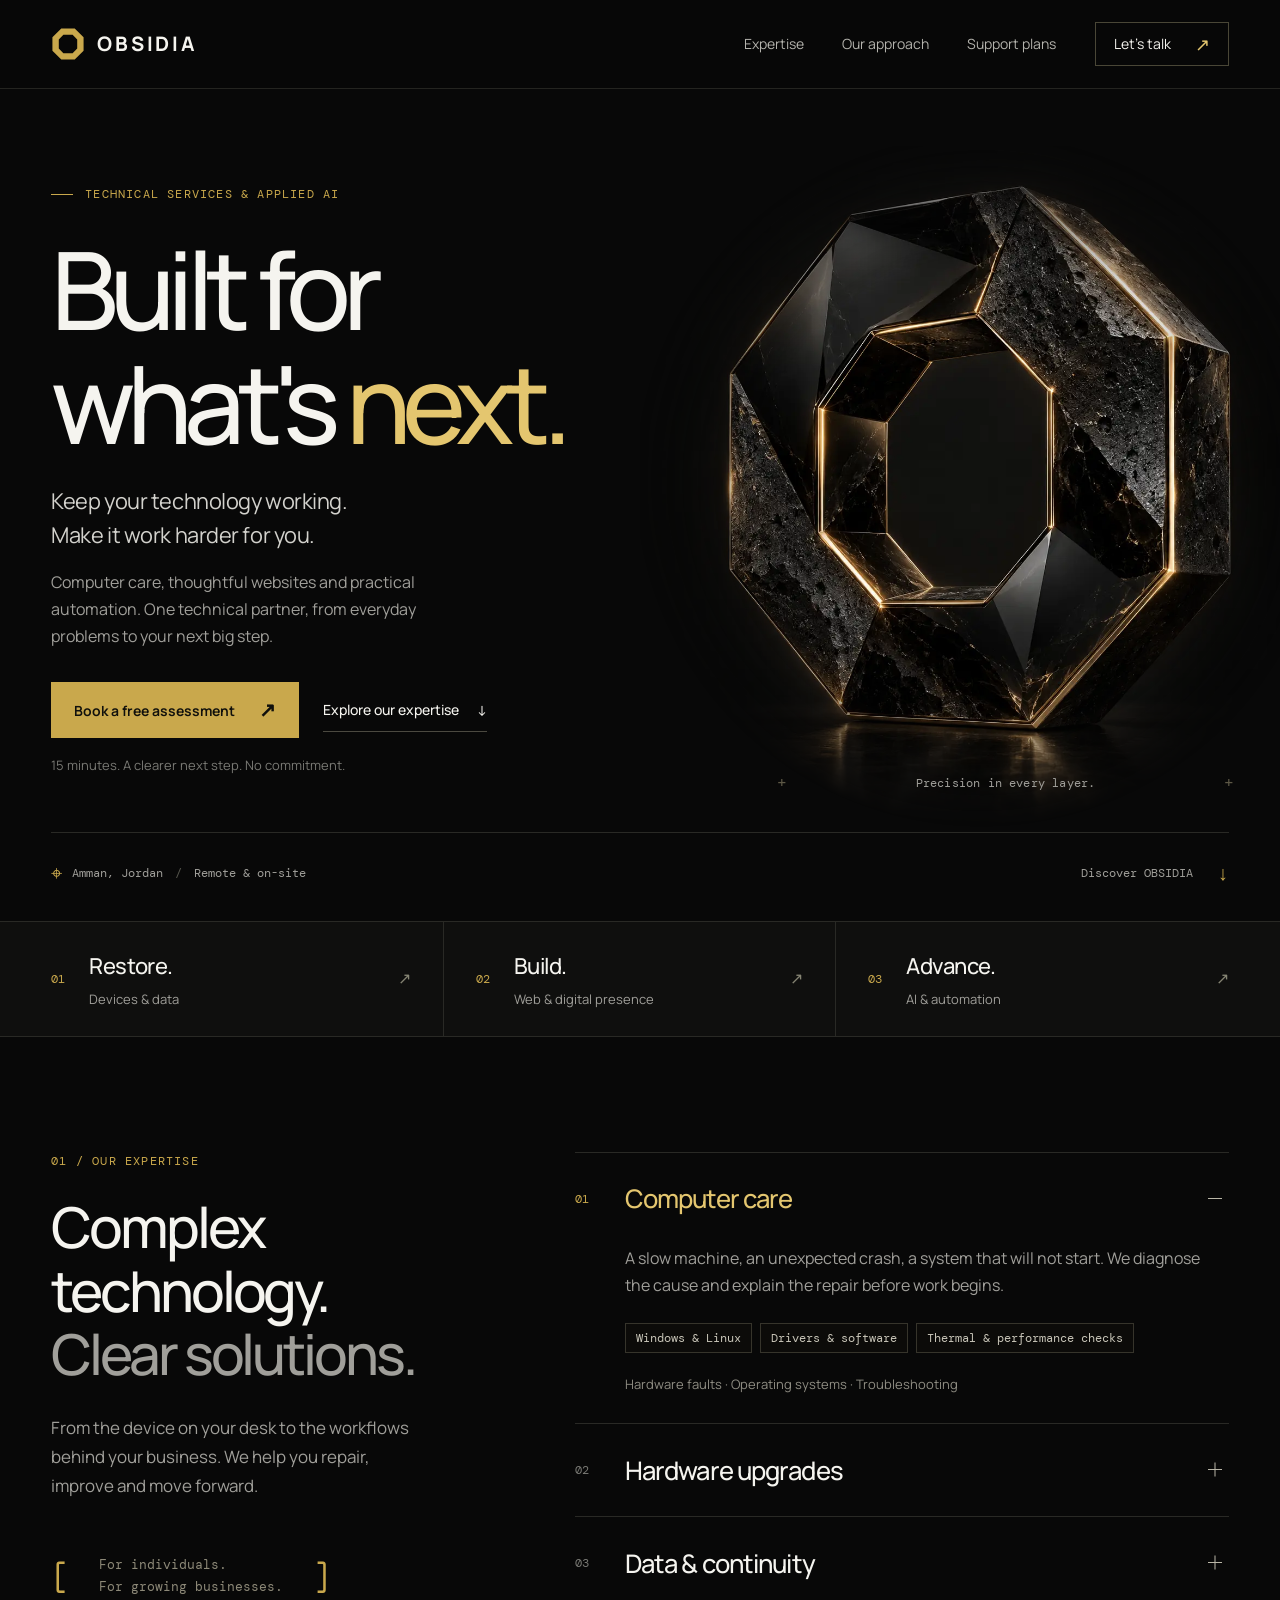
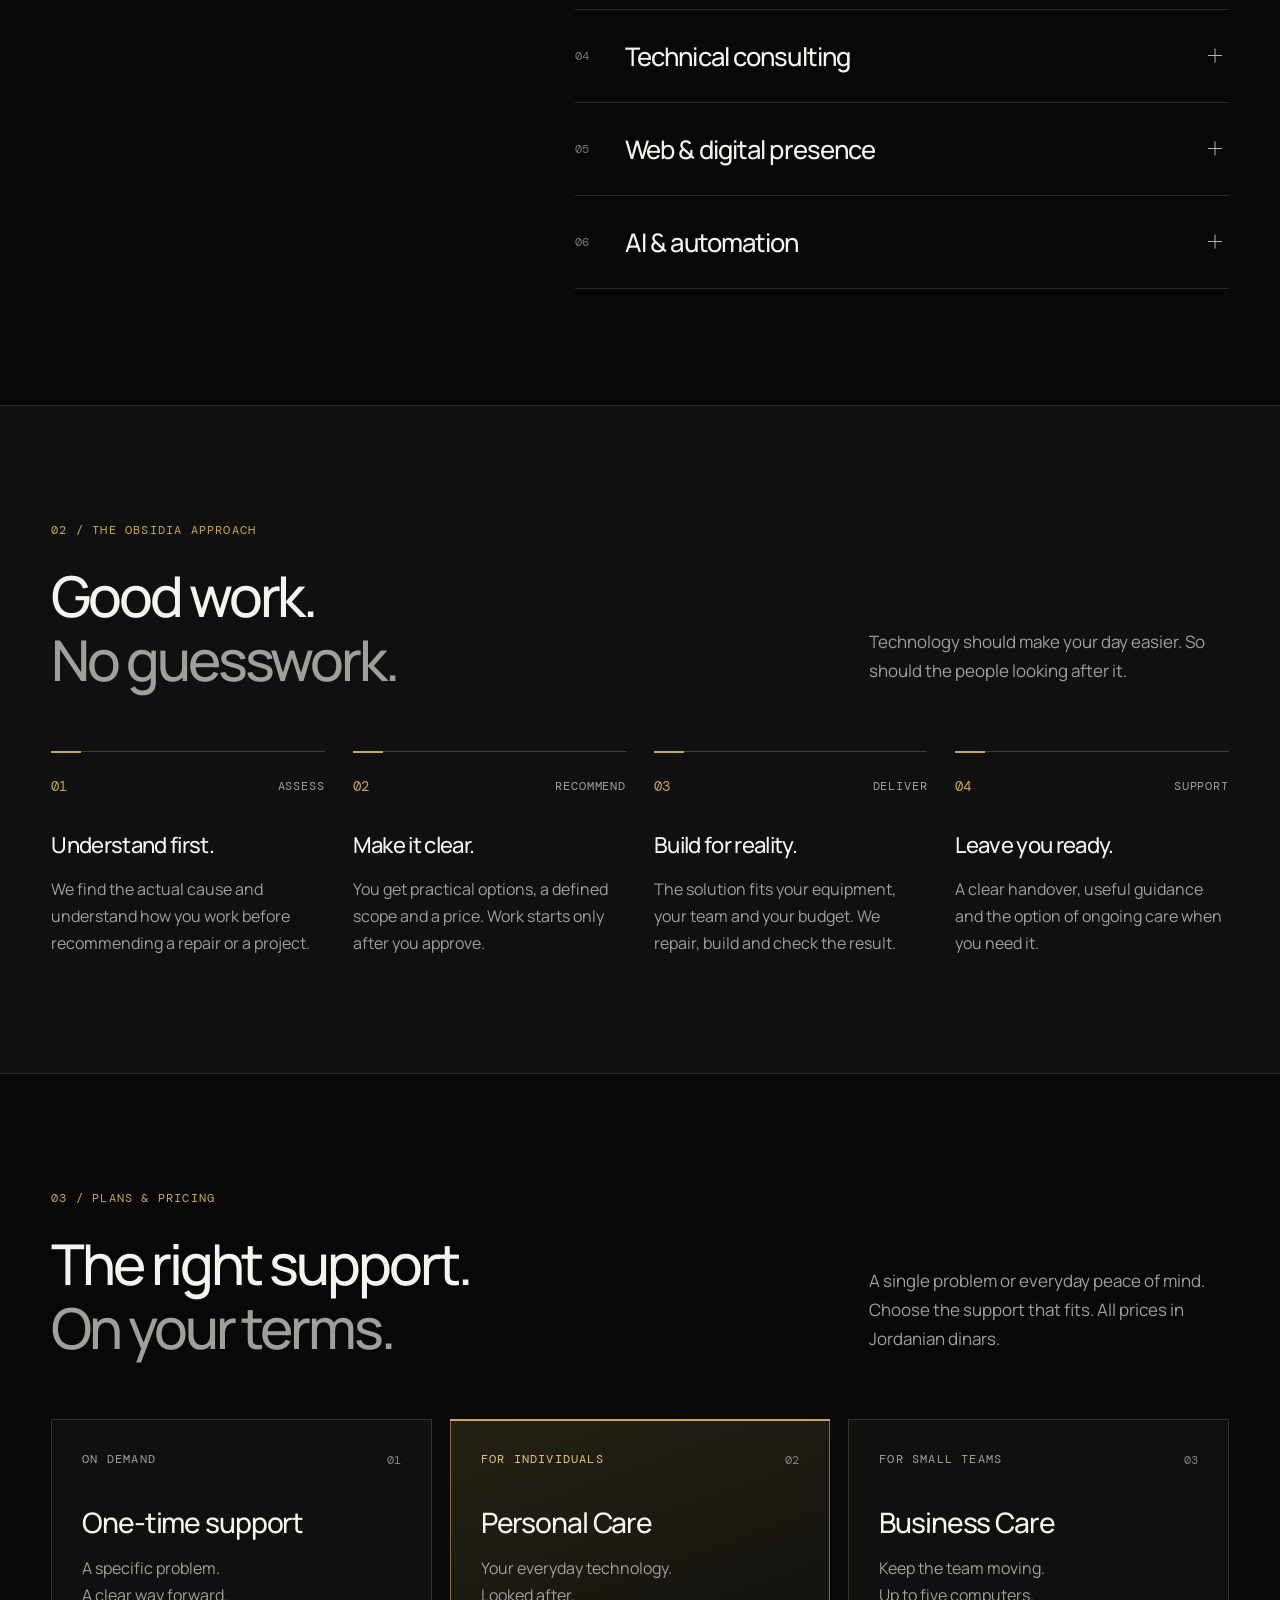
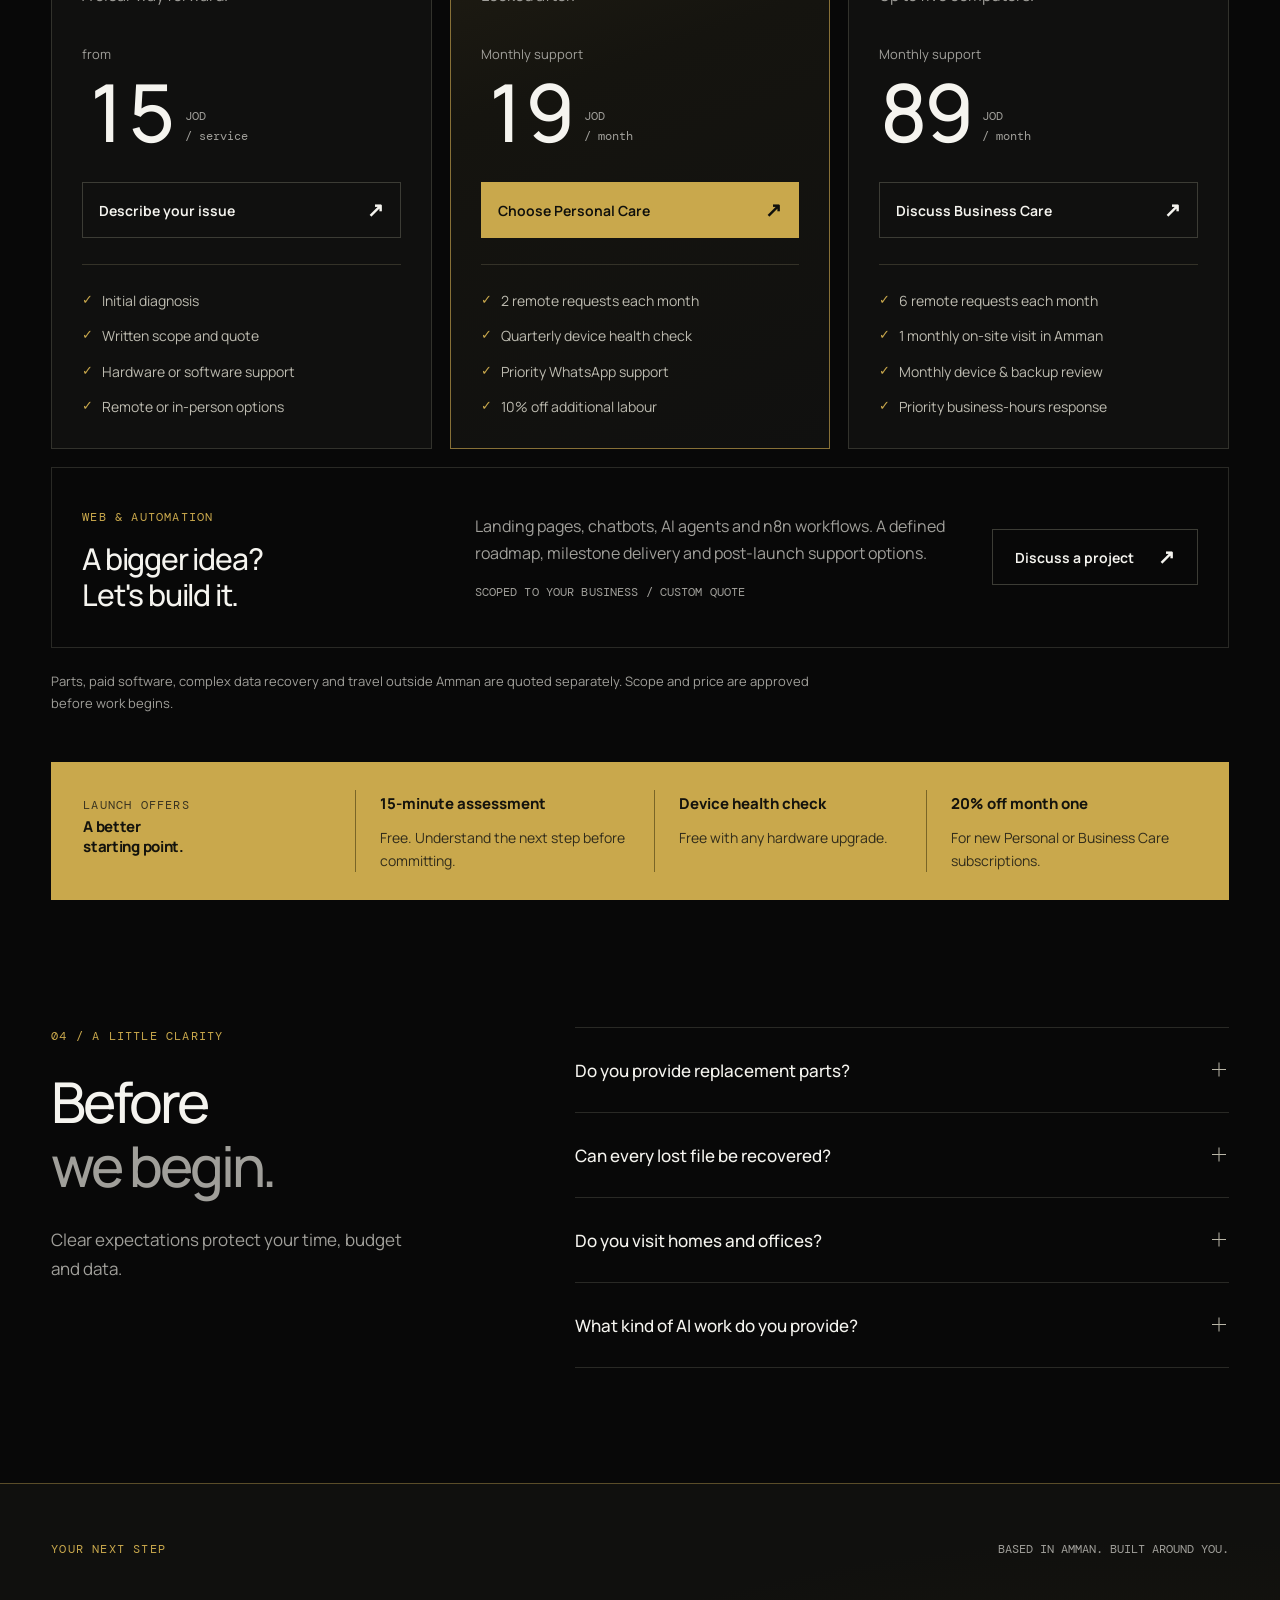
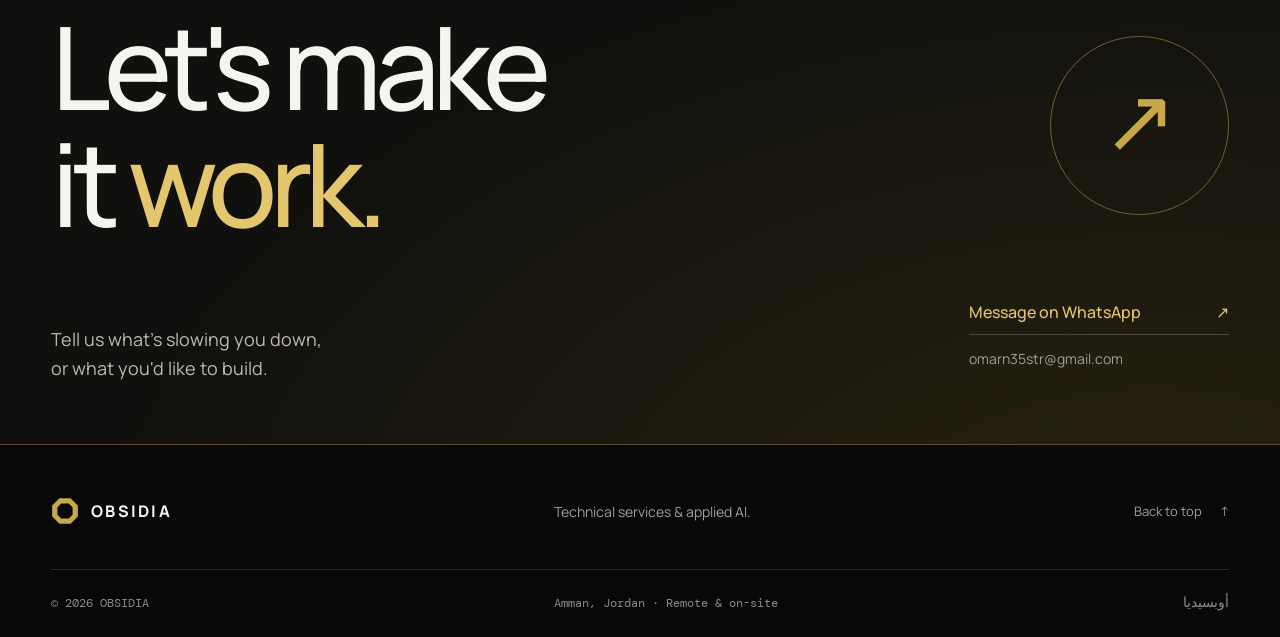
<file: index.html>
<!doctype html>
<html lang="en">
<head>
  <meta charset="utf-8">
  <meta name="viewport" content="width=device-width, initial-scale=1, viewport-fit=cover">
  <meta name="theme-color" content="#080808">
  <meta name="format-detection" content="telephone=no">
  <title>OBSIDIA — Technical Services &amp; Applied AI · Amman</title>
  <meta name="description" content="Computer repair, hardware upgrades, data care, focused websites and practical AI automation. OBSIDIA is your technical partner in Amman, Jordan.">
  <!-- Keep the existing published address until your new domain is live. -->
  <link rel="canonical" href="https://0m8rn.github.io/losios/">
  <link rel="preconnect" href="https://fonts.googleapis.com">
  <link rel="preconnect" href="https://fonts.gstatic.com" crossorigin>
  <link href="https://fonts.googleapis.com/css2?family=DM+Mono:wght@400;500&family=Manrope:wght@400;500;600;650;700;750;800&display=swap" rel="stylesheet">
  <link rel="stylesheet" href="style.css?v=3">
  <link rel="icon" type="image/svg+xml" href="obsidia-favicon.svg">
  <link rel="apple-touch-icon" href="obsidia-favicon.png">
  <link rel="preload" as="image" href="obsidia-sculpture.webp" fetchpriority="high">
  <script src="script.js?v=3" defer></script>
  <script type="application/ld+json">
  {
    "@context": "https://schema.org",
    "@type": "ProfessionalService",
    "name": "OBSIDIA",
    "url": "https://0m8rn.github.io/losios/",
    "email": "omarn35str@gmail.com",
    "telephone": "+962797194217",
    "areaServed": "Amman, Jordan",
    "description": "Technical support, computer maintenance, hardware upgrades, data services, landing pages and practical AI automation."
  }
  </script>
</head>
<body>
  <a class="skip-link" href="#main">Skip to content</a>
  <header class="site-header" data-header>
    <div class="header-inner shell">
      <a class="brand" href="#top" aria-label="OBSIDIA home">
        <img src="obsidia-symbol.svg" alt="" width="34" height="34">
        <span>OBSIDIA</span>
      </a>
      <button class="nav-toggle" type="button" aria-expanded="false" aria-controls="site-nav" hidden>
        <span class="nav-label">Menu</span><span class="menu-lines" aria-hidden="true"><i></i><i></i></span>
      </button>
      <nav class="nav" id="site-nav" aria-label="Main navigation">
        <a href="#services" data-nav-section="services">Expertise</a>
        <a href="#approach" data-nav-section="approach">Our approach</a>
        <a href="#plans" data-nav-section="plans">Support plans</a>
        <a class="nav-cta" href="https://wa.me/962797194217" target="_blank" rel="noopener noreferrer">Let's talk <span aria-hidden="true">↗</span></a>
      </nav>
    </div>
    <div class="reading-line" aria-hidden="true"><span data-progress></span></div>
  </header>

  <main id="main" tabindex="-1">
    <section class="hero" id="top" aria-labelledby="hero-title">
      <div class="hero-inner shell">
        <div class="hero-copy">
          <p class="eyebrow entrance"><span class="label-rule" aria-hidden="true"></span> Technical services &amp; applied AI</p>
          <h1 id="hero-title" class="entrance">Built for<br>what's <span>next.</span></h1>
          <p class="hero-description entrance">Keep your technology working.<br>Make it work harder for you.</p>
          <p class="hero-detail entrance">Computer care, thoughtful websites and practical automation. One technical partner, from everyday problems to your next big step.</p>
          <div class="hero-actions entrance">
            <a class="button button-gold" href="https://wa.me/962797194217" target="_blank" rel="noopener noreferrer">Book a free assessment <span aria-hidden="true">↗</span></a>
            <a class="text-link" href="#services">Explore our expertise <span aria-hidden="true">↓</span></a>
          </div>
          <p class="hero-note entrance">15 minutes. A clearer next step. No commitment.</p>
        </div>
        <figure class="hero-art" data-art>
          <div class="art-surface" data-art-surface>
            <img class="sculpture" src="obsidia-sculpture.webp" width="1254" height="1254" alt="An octagonal black-glass sculpture with fine gold-lit edges, inspired by the OBSIDIA symbol." fetchpriority="high" decoding="async">
          </div>
          <figcaption><span class="art-cross" aria-hidden="true">+</span><span>Precision in every layer.</span><span class="art-cross" aria-hidden="true">+</span></figcaption>
        </figure>
        <div class="hero-bottom">
          <p><span class="location-icon" aria-hidden="true">⌖</span> Amman, Jordan <span class="hero-location-separator">/</span> Remote &amp; on-site</p>
          <a href="#services" class="scroll-link">Discover OBSIDIA <span aria-hidden="true">↓</span></a>
        </div>
      </div>
    </section>

    <div class="capability-strip">
      <div class="capabilities shell" aria-label="Our areas of expertise">
        <a href="#device-care"><span class="cap-number">01</span><strong>Restore.</strong><span class="cap-copy">Devices &amp; data</span><span class="cap-arrow" aria-hidden="true">↗</span></a>
        <a href="#web-presence"><span class="cap-number">02</span><strong>Build.</strong><span class="cap-copy">Web &amp; digital presence</span><span class="cap-arrow" aria-hidden="true">↗</span></a>
        <a href="#automation"><span class="cap-number">03</span><strong>Advance.</strong><span class="cap-copy">AI &amp; automation</span><span class="cap-arrow" aria-hidden="true">↗</span></a>
      </div>
    </div>

    <section class="expertise section shell" id="services" aria-labelledby="services-title">
      <div class="section-aside reveal">
        <p class="eyebrow">01 / Our expertise</p>
        <h2 id="services-title">Complex<br>technology.<br><span class="muted-heading">Clear solutions.</span></h2>
        <p class="section-copy">From the device on your desk to the workflows behind your business. We help you repair, improve and move forward.</p>
        <div class="aside-note"><span aria-hidden="true">[</span><p>For individuals.<br>For growing businesses.</p><span aria-hidden="true">]</span></div>
      </div>
      <div class="service-list" data-accordion-group="services">
        <details class="service-item reveal" id="device-care" open>
          <summary><span class="item-number">01</span><h3>Computer care</h3><span class="plus" aria-hidden="true"></span></summary>
          <div class="service-body">
            <p>A slow machine, an unexpected crash, a system that will not start. We diagnose the cause and explain the repair before work begins.</p>
            <div class="service-tags"><span>Windows &amp; Linux</span><span>Drivers &amp; software</span><span>Thermal &amp; performance checks</span></div>
            <p class="service-footnote">Hardware faults · Operating systems · Troubleshooting</p>
          </div>
        </details>
        <details class="service-item reveal" id="hardware">
          <summary><span class="item-number">02</span><h3>Hardware upgrades</h3><span class="plus" aria-hidden="true"></span></summary>
          <div class="service-body"><p>Get more from the hardware you own. We select and install compatible RAM, SSDs, hard disks, screens and other components.</p><div class="service-tags"><span>Compatibility checks</span><span>Part selection</span><span>Installation &amp; testing</span></div><p class="service-footnote">Parts are quoted and approved separately.</p></div>
        </details>
        <details class="service-item reveal" id="data-care">
          <summary><span class="item-number">03</span><h3>Data &amp; continuity</h3><span class="plus" aria-hidden="true"></span></summary>
          <div class="service-body"><p>Keep important files organised, backed up and ready for your next device. For lost data, we assess the risk and the safest next step.</p><div class="service-tags"><span>Backup planning</span><span>Device migration</span><span>Recovery assessment</span></div><p class="service-footnote">Recovery is never guaranteed. Your data comes first.</p></div>
        </details>
        <details class="service-item reveal" id="consulting">
          <summary><span class="item-number">04</span><h3>Technical consulting</h3><span class="plus" aria-hidden="true"></span></summary>
          <div class="service-body"><p>Make your next technology decision with a clear view of your needs, budget and options. Useful recommendations, without unnecessary upgrades.</p><div class="service-tags"><span>Needs assessment</span><span>Budget planning</span><span>Purchasing guidance</span></div></div>
        </details>
        <details class="service-item reveal" id="web-presence">
          <summary><span class="item-number">05</span><h3>Web &amp; digital presence</h3><span class="plus" aria-hidden="true"></span></summary>
          <div class="service-body"><p>A focused landing page that makes your offer clear and gives the right people a reason to get in touch. Built for phones as thoughtfully as desktops.</p><div class="service-tags"><span>Landing pages</span><span>Responsive design</span><span>Clear enquiry paths</span></div></div>
        </details>
        <details class="service-item reveal" id="automation">
          <summary><span class="item-number">06</span><h3>AI &amp; automation</h3><span class="plus" aria-hidden="true"></span></summary>
          <div class="service-body"><p>Turn repetitive tasks into practical workflows. Chatbots, AI assistants, lead handling and n8n integrations, scoped around work you actually need done.</p><div class="service-tags"><span>AI assistants</span><span>n8n workflows</span><span>Process discovery</span></div><p class="service-footnote">Workflow design, testing and handover. Advanced systems scoped separately.</p></div>
        </details>
      </div>
    </section>

    <section class="approach-band" id="approach" aria-labelledby="approach-title">
      <div class="section shell">
        <div class="section-heading reveal">
          <div><p class="eyebrow">02 / The OBSIDIA approach</p><h2 id="approach-title">Good work.<br><span class="muted-heading">No guesswork.</span></h2></div>
          <p class="section-copy">Technology should make your day easier. So should the people looking after it.</p>
        </div>
        <ol class="process-grid">
          <li class="process-step reveal"><div class="process-top"><span class="step-number">01</span><span class="step-label">Assess</span></div><h3>Understand first.</h3><p>We find the actual cause and understand how you work before recommending a repair or a project.</p></li>
          <li class="process-step reveal"><div class="process-top"><span class="step-number">02</span><span class="step-label">Recommend</span></div><h3>Make it clear.</h3><p>You get practical options, a defined scope and a price. Work starts only after you approve.</p></li>
          <li class="process-step reveal"><div class="process-top"><span class="step-number">03</span><span class="step-label">Deliver</span></div><h3>Build for reality.</h3><p>The solution fits your equipment, your team and your budget. We repair, build and check the result.</p></li>
          <li class="process-step reveal"><div class="process-top"><span class="step-number">04</span><span class="step-label">Support</span></div><h3>Leave you ready.</h3><p>A clear handover, useful guidance and the option of ongoing care when you need it.</p></li>
        </ol>
      </div>
    </section>

    <section class="section plans-section shell" id="plans" aria-labelledby="plans-title">
      <div class="section-heading reveal">
        <div><p class="eyebrow">03 / Plans &amp; pricing</p><h2 id="plans-title">The right support.<br><span class="muted-heading">On your terms.</span></h2></div>
        <p class="section-copy">A single problem or everyday peace of mind. Choose the support that fits. All prices in Jordanian dinars.</p>
      </div>
      <div class="pricing-grid">
        <article class="price-card reveal">
          <div class="plan-top"><span class="eyebrow">On demand</span><span class="plan-index" aria-hidden="true">01</span></div>
          <h3>One-time support</h3>
          <p class="plan-description">A specific problem.<br>A clear way forward.</p>
          <div class="price-block"><span class="price-prefix">from</span><p class="price"><strong>15</strong><span>JOD<br>/ service</span></p></div>
          <a class="button button-outline" href="https://wa.me/962797194217" target="_blank" rel="noopener noreferrer">Describe your issue <span aria-hidden="true">↗</span></a>
          <ul class="feature-list"><li>Initial diagnosis</li><li>Written scope and quote</li><li>Hardware or software support</li><li>Remote or in-person options</li></ul>
        </article>
        <article class="price-card featured reveal">
          <div class="plan-top"><span class="eyebrow">For individuals</span><span class="plan-index" aria-hidden="true">02</span></div>
          <h3>Personal Care</h3>
          <p class="plan-description">Your everyday technology.<br>Looked after.</p>
          <div class="price-block"><span class="price-prefix">Monthly support</span><p class="price"><strong>19</strong><span>JOD<br>/ month</span></p></div>
          <a class="button button-gold" href="https://wa.me/962797194217" target="_blank" rel="noopener noreferrer">Choose Personal Care <span aria-hidden="true">↗</span></a>
          <ul class="feature-list"><li>2 remote requests each month</li><li>Quarterly device health check</li><li>Priority WhatsApp support</li><li>10% off additional labour</li></ul>
        </article>
        <article class="price-card reveal">
          <div class="plan-top"><span class="eyebrow">For small teams</span><span class="plan-index" aria-hidden="true">03</span></div>
          <h3>Business Care</h3>
          <p class="plan-description">Keep the team moving.<br>Up to five computers.</p>
          <div class="price-block"><span class="price-prefix">Monthly support</span><p class="price"><strong>89</strong><span>JOD<br>/ month</span></p></div>
          <a class="button button-outline" href="https://wa.me/962797194217" target="_blank" rel="noopener noreferrer">Discuss Business Care <span aria-hidden="true">↗</span></a>
          <ul class="feature-list"><li>6 remote requests each month</li><li>1 monthly on-site visit in Amman</li><li>Monthly device &amp; backup review</li><li>Priority business-hours response</li></ul>
        </article>
      </div>
      <article class="custom-plan reveal">
        <div class="custom-title"><span class="eyebrow">Web &amp; automation</span><h3>A bigger idea?<br>Let's build it.</h3></div>
        <div class="custom-description"><p>Landing pages, chatbots, AI agents and n8n workflows. A defined roadmap, milestone delivery and post-launch support options.</p><span class="eyebrow">Scoped to your business / Custom quote</span></div>
        <a class="button button-outline" href="https://wa.me/962797194217" target="_blank" rel="noopener noreferrer">Discuss a project <span aria-hidden="true">↗</span></a>
      </article>
      <p class="pricing-note">Parts, paid software, complex data recovery and travel outside Amman are quoted separately. Scope and price are approved before work begins.</p>
      <aside class="launch-offer reveal" aria-label="Launch offers">
        <div class="launch-title"><span class="eyebrow">Launch offers</span><strong>A better<br>starting point.</strong></div>
        <div><strong>15-minute assessment</strong><p>Free. Understand the next step before committing.</p></div>
        <div><strong>Device health check</strong><p>Free with any hardware upgrade.</p></div>
        <div><strong>20% off month one</strong><p>For new Personal or Business Care subscriptions.</p></div>
      </aside>
    </section>

    <section class="faq-section section shell" id="faq" aria-labelledby="faq-title">
      <div class="section-aside reveal"><p class="eyebrow">04 / A little clarity</p><h2 id="faq-title">Before<br><span class="muted-heading">we begin.</span></h2><p class="section-copy">Clear expectations protect your time, budget and data.</p></div>
      <div class="faq-list" data-accordion-group="faq">
        <details class="faq-item reveal"><summary><h3>Do you provide replacement parts?</h3><span class="plus" aria-hidden="true"></span></summary><p>We can recommend, source and install compatible parts. Hardware costs are confirmed separately before purchase.</p></details>
        <details class="faq-item reveal"><summary><h3>Can every lost file be recovered?</h3><span class="plus" aria-hidden="true"></span></summary><p>No responsible provider can promise that. We assess the device, explain the risk and recommend the safest next step before attempting recovery work.</p></details>
        <details class="faq-item reveal"><summary><h3>Do you visit homes and offices?</h3><span class="plus" aria-hidden="true"></span></summary><p>Yes. On-site support is available in Amman by appointment. Many software issues can also be handled remotely.</p></details>
        <details class="faq-item reveal"><summary><h3>What kind of AI work do you provide?</h3><span class="plus" aria-hidden="true"></span></summary><p>We focus on practical automation: chatbots, AI assistants, lead handling, task workflows and n8n integrations. Larger or advanced systems are scoped separately.</p></details>
      </div>
    </section>

    <section class="contact-section" id="contact" aria-labelledby="contact-title">
      <div class="shell contact-inner">
        <div class="contact-top reveal"><p class="eyebrow">Your next step</p><span class="eyebrow contact-location">Based in Amman. Built around you.</span></div>
        <div class="contact-heading reveal"><h2 id="contact-title">Let's make<br>it <span>work.</span></h2><a class="contact-orbit" href="https://wa.me/962797194217" target="_blank" rel="noopener noreferrer" aria-label="Start a conversation with OBSIDIA on WhatsApp"><span aria-hidden="true">↗</span></a></div>
        <div class="contact-bottom reveal"><p>Tell us what's slowing you down,<br>or what you'd like to build.</p><div><a class="text-link" href="https://wa.me/962797194217" target="_blank" rel="noopener noreferrer">Message on WhatsApp <span aria-hidden="true">↗</span></a><a class="email-link" href="mailto:omarn35str@gmail.com">omarn35str@gmail.com</a></div></div>
      </div>
    </section>
  </main>
  <footer class="footer shell">
    <div class="footer-top"><a class="brand" href="#top" aria-label="OBSIDIA home"><img src="obsidia-symbol.svg" width="28" height="28" alt=""><span>OBSIDIA</span></a><p>Technical services &amp; applied AI.</p><a class="back-top" href="#top">Back to top <span aria-hidden="true">↑</span></a></div>
    <div class="footer-bottom"><p>© <span data-year>2026</span> OBSIDIA</p><p>Amman, Jordan · Remote &amp; on-site</p><span lang="ar" dir="rtl">أوبسيديا</span></div>
  </footer>
</body>
</html>
</file>
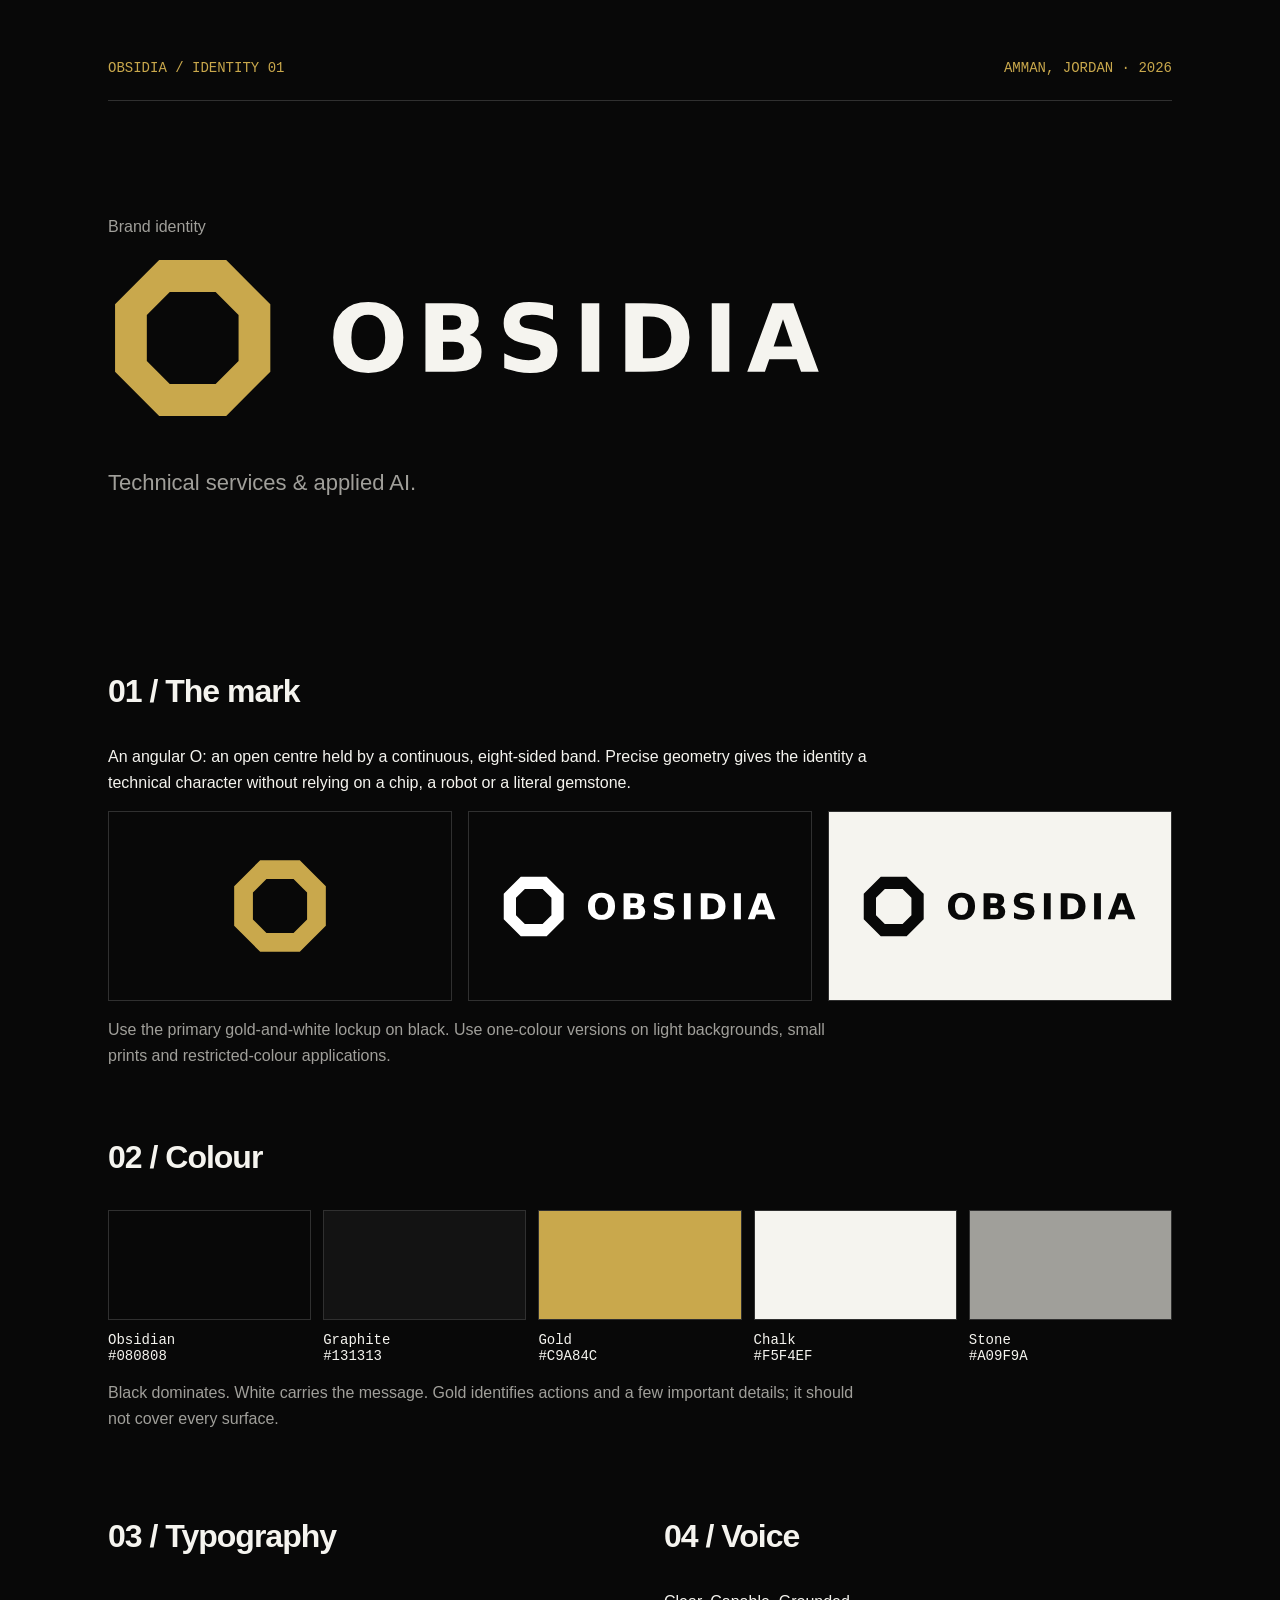
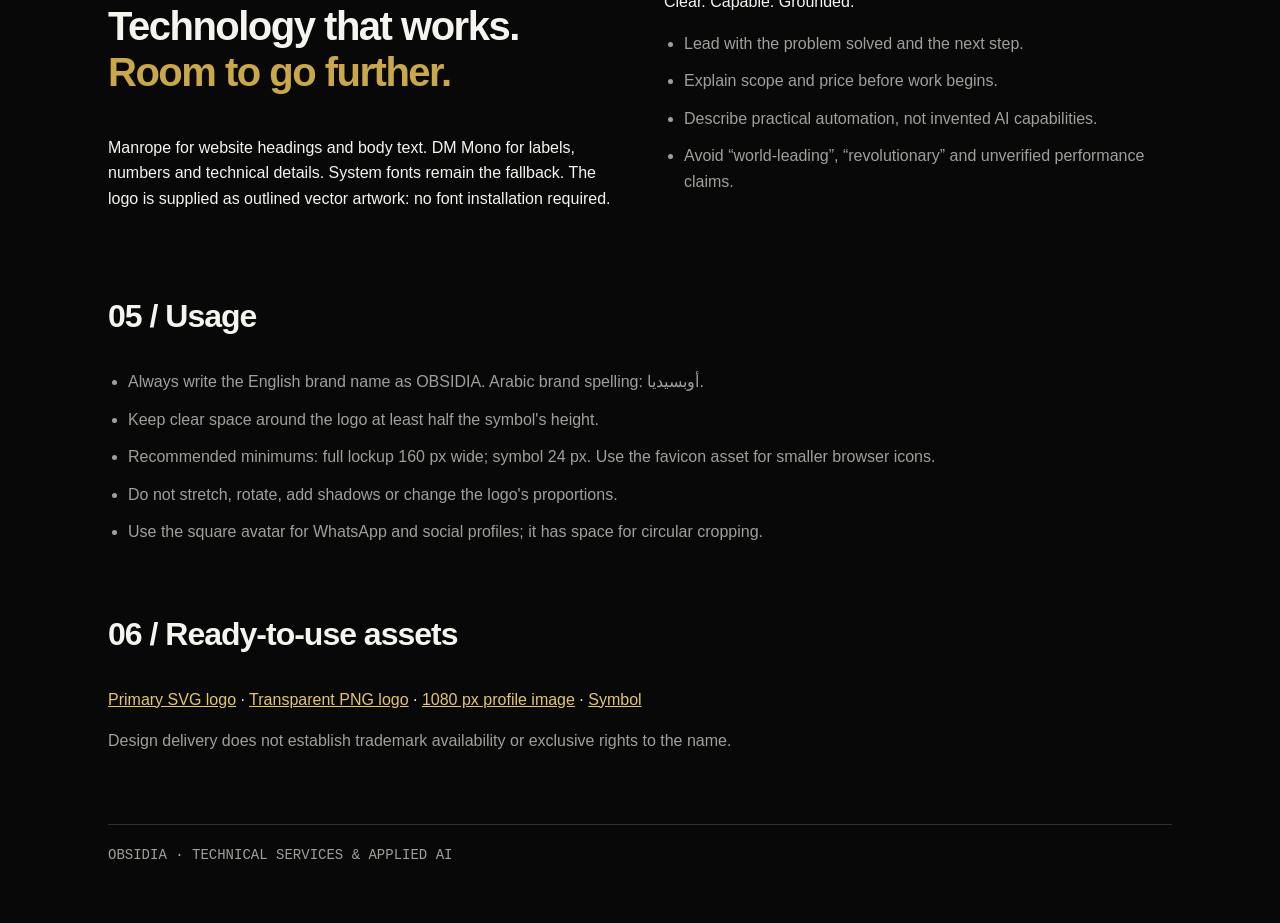
<file: brand-guide.html>
<!doctype html>
<html lang="en"><head><meta charset="utf-8"><meta name="viewport" content="width=device-width, initial-scale=1"><title>OBSIDIA — Brand guide</title><style>
*{box-sizing:border-box}body{margin:0;background:#080808;color:#f5f4ef;font-family:Arial,sans-serif;line-height:1.6}main{max-width:1120px;margin:auto;padding:60px 28px}header{display:flex;justify-content:space-between;gap:20px;border-bottom:1px solid #303030;padding-bottom:24px;font:14px monospace;color:#c9a84c}.hero{padding:100px 0 80px}.hero img{width:min(720px,100%);height:auto}.hero p{color:#a09f9a;font-size:22px;margin-top:35px}h1{font-size:16px;font-weight:400;color:#a09f9a}h2{font-size:32px;letter-spacing:-1px;margin-top:64px}p{max-width:760px}.grid{display:grid;grid-template-columns:repeat(3,1fr);gap:16px}.tile{border:1px solid #303030;padding:32px;display:flex;align-items:center;justify-content:center;min-height:190px}.tile img{max-width:100%;max-height:100px}.light{background:#f5f4ef}.colors{display:grid;grid-template-columns:repeat(5,1fr);gap:12px}.swatch{height:110px;border:1px solid #303030}.label{font:14px monospace;padding-top:12px}ul{padding-left:20px;color:#a09f9a}li{margin:12px 0}.split{display:grid;grid-template-columns:1fr 1fr;gap:48px}a{color:#e4c66f}.big{font-size:40px;line-height:1.15;font-weight:700;letter-spacing:-1.5px}.muted{color:#a09f9a}footer{border-top:1px solid #303030;margin-top:70px;padding-top:22px;color:#a09f9a;font:14px monospace}@media(max-width:650px){.hero{padding:64px 0}.grid,.split{grid-template-columns:1fr}.colors{grid-template-columns:repeat(2,1fr)}header{flex-wrap:wrap}.big{font-size:32px}}@media print{body{print-color-adjust:exact;-webkit-print-color-adjust:exact}main{padding:20px}.hero{padding:40px 0}h2{margin-top:30px}.tile{min-height:120px}section{break-inside:avoid}}
</style></head><body><main>
<header><span>OBSIDIA / IDENTITY 01</span><span>AMMAN, JORDAN · 2026</span></header>
<section class="hero"><h1>Brand identity</h1><img src="obsidia-logo.svg" alt="OBSIDIA"><p>Technical services &amp; applied AI.</p></section>
<section><h2>01 / The mark</h2><p>An angular O: an open centre held by a continuous, eight-sided band. Precise geometry gives the identity a technical character without relying on a chip, a robot or a literal gemstone.</p><div class="grid"><div class="tile"><img src="obsidia-symbol.svg" alt="Gold symbol"></div><div class="tile"><img src="obsidia-logo-white.svg" alt="White logo"></div><div class="tile light"><img src="obsidia-logo-dark.svg" alt="Black logo"></div></div><p class="muted">Use the primary gold-and-white lockup on black. Use one-colour versions on light backgrounds, small prints and restricted-colour applications.</p></section>
<section><h2>02 / Colour</h2><div class="colors">
<div><div class="swatch" style="background:#080808"></div><div class="label">Obsidian<br>#080808</div></div>
<div><div class="swatch" style="background:#131313"></div><div class="label">Graphite<br>#131313</div></div>
<div><div class="swatch" style="background:#c9a84c"></div><div class="label">Gold<br>#C9A84C</div></div>
<div><div class="swatch" style="background:#f5f4ef"></div><div class="label">Chalk<br>#F5F4EF</div></div>
<div><div class="swatch" style="background:#a09f9a"></div><div class="label">Stone<br>#A09F9A</div></div></div><p class="muted">Black dominates. White carries the message. Gold identifies actions and a few important details; it should not cover every surface.</p></section>
<section class="split"><div><h2>03 / Typography</h2><p class="big">Technology that works.<br><span style="color:#c9a84c">Room to go further.</span></p><p>Manrope for website headings and body text. DM Mono for labels, numbers and technical details. System fonts remain the fallback. The logo is supplied as outlined vector artwork: no font installation required.</p></div><div><h2>04 / Voice</h2><p>Clear. Capable. Grounded.</p><ul><li>Lead with the problem solved and the next step.</li><li>Explain scope and price before work begins.</li><li>Describe practical automation, not invented AI capabilities.</li><li>Avoid “world-leading”, “revolutionary” and unverified performance claims.</li></ul></div></section>
<section><h2>05 / Usage</h2><ul><li>Always write the English brand name as OBSIDIA. Arabic brand spelling: <span lang="ar" dir="rtl">أوبسيديا</span>.</li><li>Keep clear space around the logo at least half the symbol's height.</li><li>Recommended minimums: full lockup 160 px wide; symbol 24 px. Use the favicon asset for smaller browser icons.</li><li>Do not stretch, rotate, add shadows or change the logo's proportions.</li><li>Use the square avatar for WhatsApp and social profiles; it has space for circular cropping.</li></ul></section>
<section><h2>06 / Ready-to-use assets</h2><p><a href="obsidia-logo.svg">Primary SVG logo</a> · <a href="obsidia-logo.png">Transparent PNG logo</a> · <a href="obsidia-avatar.png">1080 px profile image</a> · <a href="obsidia-symbol.svg">Symbol</a></p><p class="muted">Design delivery does not establish trademark availability or exclusive rights to the name.</p></section>
<footer>OBSIDIA · TECHNICAL SERVICES &amp; APPLIED AI</footer></main></body></html>
</file>
<file: style.css>
/* OBSIDIA / Digital identity 03
   Static, responsive, progressively enhanced. No framework required. */
:root {
  color-scheme: dark;
  --bg: #080808;
  --surface: #101010;
  --surface-raised: #171714;
  --text: #f5f4ef;
  --muted: #a09f9a;
  --subtle: #797974;
  --gold: #c9a84c;
  --gold-light: #e4c66f;
  --line: #292925;
  --gold-line: #5a4d29;
  --sans: "Manrope", "Inter", -apple-system, BlinkMacSystemFont, "Segoe UI", sans-serif;
  --mono: "DM Mono", ui-monospace, SFMono-Regular, Consolas, monospace;
  --gutter: clamp(22px, 4vw, 64px);
  --safe-top: env(safe-area-inset-top, 0px);
}
* { box-sizing: border-box; }
html { scroll-behavior: smooth; scroll-padding-top: calc(110px + var(--safe-top)); -webkit-text-size-adjust: 100%; }
body { margin: 0; background: var(--bg); color: var(--text); font: 400 1rem/1.7 var(--sans); -webkit-font-smoothing: antialiased; }
::selection { color: #080808; background: var(--gold-light); }
a { color: inherit; text-decoration: none; }
button, a, summary { -webkit-tap-highlight-color: transparent; touch-action: manipulation; }
button { font: inherit; }
button, summary { cursor: pointer; }
button[hidden], [hidden] { display: none !important; }
img { display: block; max-width: 100%; }
h1,h2,h3,p,figure { margin: 0; }
h1,h2,h3 { font-weight: 500; }
a:focus-visible, button:focus-visible, summary:focus-visible { outline: 2px solid var(--gold-light); outline-offset: 6px; }
main:focus { outline: none; }
.shell { width: min(100% - 2 * var(--gutter), 1376px); margin-inline: auto; }
.section { padding-block: clamp(88px, 9vw, 144px); }
.skip-link { position: fixed; z-index: 100; left: 20px; top: 12px; padding: 12px 20px; background: var(--gold-light); color: var(--bg); transform: translateY(-180%); }
.skip-link:focus { transform: none; }
.eyebrow { font: 400 .75rem/1.6 var(--mono); text-transform: uppercase; letter-spacing: .1em; color: var(--gold); }
h2 { font-size: clamp(2.5rem, 4.4vw, 4.5rem); line-height: 1.13; letter-spacing: -.055em; }
.muted-heading { color: var(--muted); }
.section-copy { color: var(--muted); font-size: 1.0625rem; max-width: 380px; }
.section-heading { display: flex; align-items: flex-end; justify-content: space-between; gap: 48px; margin-bottom: 60px; }
.section-heading .eyebrow, .section-aside > .eyebrow { margin-bottom: 24px; }
.section-heading > .section-copy { max-width: 360px; padding-bottom: 5px; }
.section-aside > .section-copy { margin-top: 28px; }
.site-header { position: fixed; z-index: 40; inset: 0 0 auto; padding-top: var(--safe-top); background: rgba(8,8,8,.86); backdrop-filter: blur(18px); -webkit-backdrop-filter: blur(18px); transition: background .25s; }
.site-header.is-scrolled { background: rgba(8,8,8,.96); }
.header-inner { min-height: 88px; display: flex; align-items: center; justify-content: space-between; gap: 28px; }
.brand { display: inline-flex; align-items: center; gap: 12px; min-height: 44px; flex-shrink: 0; font-size: 1.25rem; font-weight: 750; line-height: 1; letter-spacing: .14em; }
.brand img { flex-shrink: 0; }
.nav { display: flex; gap: clamp(20px,3vw,44px); align-items: center; }
.nav a { position: relative; display: inline-flex; gap: 24px; align-items: center; min-height: 44px; font-size: .875rem; color: #b4b3ad; transition: color .2s; }
.nav a:hover, .nav a[aria-current="location"] { color: var(--text); }
.nav a[aria-current="location"]::after { content: ""; position: absolute; inset: auto 0 2px; height: 1px; background: var(--gold); }
.nav .nav-cta { color: var(--text); padding: 0 18px; border: 1px solid #494636; }
.nav-cta span { color: var(--gold-light); font-size: 1.125rem; transition: transform .2s; }
.nav-cta:hover span { transform: translate(2px,-2px); }
.reading-line { height: 1px; background: #242420; }
.reading-line span { display: block; height: 100%; background: var(--gold); transform: scaleX(0); transform-origin: left; }
.nav-toggle { display: none; }
.hero { position: relative; overflow: hidden; padding-top: calc(88px + var(--safe-top)); }
.hero-inner { position: relative; min-height: 730px; min-height: min(820px, calc(100svh - 88px)); display: grid; grid-template-columns: 1.12fr 1fr; align-items: center; padding-top: 76px; padding-bottom: 92px; }
.hero-copy { position: relative; z-index: 2; padding-bottom: 32px; }
.hero-copy .eyebrow { display: flex; align-items: center; gap: 12px; }
.label-rule { flex: 0 0 22px; height: 1px; background: var(--gold); }
.hero h1 { margin: 28px 0 25px; width: 115%; font-size: clamp(4.25rem,8.45vw,8rem); font-weight: 500; line-height: 1.055; letter-spacing: -.073em; }
.hero h1 span { color: var(--gold-light); }
.hero-description { font-size: clamp(1.125rem,1.7vw,1.5rem); line-height: 1.55; letter-spacing: -.02em; color: #d3d2cd; }
.hero-detail { color: var(--muted); max-width: 430px; margin-top: 16px; font-size: 1rem; line-height: 1.7; }
.hero-actions { display: flex; align-items: center; flex-wrap: wrap; gap: 24px; margin-top: 32px; }
.button { display: inline-flex; align-items: center; justify-content: space-between; gap: 24px; min-height: 56px; padding: 15px 22px; border: 1px solid transparent; font-size: .875rem; font-weight: 650; line-height: 1.5; transition: color .2s, background .2s, border-color .2s, box-shadow .2s; }
.button span { display: inline-block; font-size: 1.25rem; line-height: 1; transition: transform .25s; }
.button:hover span { transform: translate(3px,-3px); }
.button-gold { background: var(--gold); border-color: var(--gold); color: #10100c; }
.button-gold:hover { background: var(--gold-light); border-color: var(--gold-light); box-shadow: 0 4px 32px #c9a84c15; }
.button-outline { border-color: #3c3c35; background: transparent; color: var(--text); }
.button-outline:hover { background: #ffffff06; border-color: var(--gold); }
.text-link { min-height: 44px; display: inline-flex; align-items: center; justify-content: space-between; gap: 18px; font-size: .875rem; font-weight: 500; border-bottom: 1px solid #4b4940; transition: color .2s, border-color .2s; }
.text-link:hover { color: var(--gold-light); border-color: var(--gold); }
.hero-note { margin-top: 16px; color: var(--subtle); font-size: .8125rem; }
.hero-art { position: relative; z-index: 1; width: 123%; max-width: 780px; margin-left: -6%; margin-top: -18px; }
.art-surface { transform: translate3d(var(--art-x,0px),var(--art-y,0px),0) rotate(var(--art-r,0deg)); transition: transform .65s cubic-bezier(.2,.6,.2,1); will-change: auto; }
.sculpture { width: 100%; height: auto; aspect-ratio: 1; object-fit: contain; -webkit-mask-image: radial-gradient(ellipse 65% 65% at 50% 49%,#000 50%,transparent 78%); mask-image: radial-gradient(ellipse 65% 65% at 50% 49%,#000 50%,transparent 78%); }
.hero-art figcaption { position: absolute; display: flex; align-items: center; justify-content: space-between; gap: 20px; bottom: 5%; left: 20%; right: 13%; color: var(--muted); font: 400 .75rem/1.5 var(--mono); letter-spacing: .015em; }
.art-cross { font-size: 1rem; color: #5d5846; }
.hero-bottom { position: absolute; bottom: 30px; left: 0; right: 0; display: flex; align-items: center; justify-content: space-between; gap: 24px; border-top: 1px solid var(--line); padding-top: 22px; font: 400 .75rem/1.5 var(--mono); color: var(--muted); }
.hero-bottom p { display: flex; flex-wrap: wrap; align-items: center; gap: 10px; }
.location-icon { color: var(--gold); font-size: 1.25rem; }
.hero-location-separator { color: #55554c; padding-inline: 2px; }
.scroll-link { display: flex; align-items: center; min-height: 36px; gap: 24px; }
.scroll-link span { color: var(--gold); font-size: 1.25rem; }
.capability-strip { background: #0f0f0e; border-block: 1px solid var(--line); }
.capabilities { display: grid; grid-template-columns: repeat(3,minmax(0,1fr)); }
.capabilities > a { display: grid; grid-template-columns: auto 1fr auto; align-items: center; gap: 2px 16px; padding: 26px 32px; border-right: 1px solid var(--line); transition: background .25s; }
.capabilities > a:first-child { padding-left: 0; }
.capabilities > a:last-child { padding-right: 0; border: 0; }
.capabilities > a:hover { background: #ffffff03; }
.cap-number { font: 400 .75rem/1 var(--mono); color: var(--gold); grid-row: 1 / 3; margin-right: 8px; }
.capabilities strong { font-weight: 500; font-size: 1.375rem; letter-spacing: -.025em; }
.cap-copy { color: var(--muted); grid-column: 2; font-size: .8125rem; }
.cap-arrow { grid-column: 3; grid-row: 1 / 3; color: #858473; transition: transform .25s, color .25s; }
.capabilities > a:hover .cap-arrow { transform: translate(2px,-2px); color: var(--gold-light); }
.expertise { display: grid; grid-template-columns: .87fr 1.35fr; align-items: start; gap: clamp(48px,8vw,130px); }
.expertise .section-aside { position: sticky; top: 136px; }
.aside-note { display: flex; align-items: center; justify-content: space-between; margin-top: 48px; max-width: 280px; color: #8d8978; font: 400 .8125rem/1.7 var(--mono); }
.aside-note > span { color: var(--gold); font-size: 2rem; font-weight: 400; }
.service-list { border-top: 1px solid var(--line); }
details > summary { list-style: none; }
details > summary::-webkit-details-marker { display: none; }
.service-item, .faq-item { border-bottom: 1px solid var(--line); scroll-margin-top: 114px; }
.service-item summary { display: grid; grid-template-columns: 28px 1fr 24px; align-items: center; column-gap: 22px; padding: 28px 0; min-height: 92px; }
.item-number { font: 400 .75rem/1 var(--mono); color: var(--subtle); }
.service-item h3 { font-size: clamp(1.125rem,2vw,1.75rem); letter-spacing: -.035em; line-height: 1.3; }
.service-item summary:hover h3, .service-item[open] h3 { color: var(--gold-light); }
.service-item[open] .item-number { color: var(--gold); }
.plus { position: relative; display: inline-block; width: 20px; height: 20px; flex-shrink: 0; }
.plus::before,.plus::after { content: ""; position: absolute; background: #b9b6a7; inset: 9px 3px auto; height: 1px; transition: transform .25s; }
.plus::after { transform: rotate(90deg); }
details[open] > summary .plus::after { transform: rotate(0); }
.service-body { padding: 0 28px 28px 50px; color: var(--muted); }
.service-body > p { font-size: 1rem; }
.service-tags { display: flex; flex-wrap: wrap; gap: 8px; margin-top: 24px; }
.service-tags span { color: #c8c5b8; border: 1px solid #36342b; background: #c9a84c05; padding: 5px 10px; font: 400 .75rem/1.5 var(--mono); }
.service-body .service-footnote { margin-top: 20px; font-size: .8125rem; color: #8f8d83; }
.approach-band { background: var(--surface); border-block: 1px solid var(--line); }
.process-grid { display: grid; grid-template-columns: repeat(4,minmax(0,1fr)); gap: 28px; list-style: none; margin: 0; padding: 0; }
.process-step { position: relative; padding-top: 25px; border-top: 1px solid #414034; }
.process-step::before { content: ""; position: absolute; inset: -1px auto auto 0; width: 30px; height: 2px; background: var(--gold); }
.process-top { display: flex; justify-content: space-between; align-items: center; gap: 12px; margin-bottom: 36px; }
.step-number { color: var(--gold); font: 400 .875rem/1 var(--mono); }
.step-label { color: var(--muted); font: 400 .75rem/1.5 var(--mono); text-transform: uppercase; letter-spacing: .07em; }
.process-step h3 { font-size: 1.375rem; line-height: 1.3; letter-spacing: -.03em; }
.process-step > p { color: var(--muted); margin-top: 16px; font-size: 1rem; }
.pricing-grid { display: grid; grid-template-columns: repeat(3,minmax(0,1fr)); gap: 18px; }
.price-card { position: relative; padding: 30px; background: #10100f; border: 1px solid #32322c; transition: border-color .25s, background .25s; }
.price-card:hover { border-color: #686047; }
.price-card.featured { border-color: #877037; background: linear-gradient(160deg,#252115 0,#15140f 40%,#10100f 100%); }
.price-card.featured::before { content: ""; height: 2px; background: var(--gold); position: absolute; left: -1px; right: -1px; top: -1px; }
.plan-top { display: flex; align-items: center; justify-content: space-between; gap: 20px; margin-bottom: 35px; }
.plan-top .eyebrow { font-size: .75rem; color: var(--muted); }
.featured .plan-top .eyebrow { color: var(--gold-light); }
.plan-index { color: #878575; font: 400 .75rem/1 var(--mono); }
.price-card h3 { font-size: clamp(1.375rem,2.2vw,1.875rem); letter-spacing: -.04em; line-height: 1.3; }
.plan-description { color: var(--muted); margin-top: 14px; font-size: 1rem; }
.price-block { margin-top: 34px; margin-bottom: 30px; }
.price-prefix { display: block; color: var(--muted); font-size: .8125rem; margin-bottom: 7px; }
.price { display: flex; align-items: flex-end; gap: 14px; }
.price strong { font-weight: 500; font-size: 5rem; letter-spacing: -.07em; line-height: 1; font-variant-numeric: tabular-nums; }
.price > span { color: var(--muted); font: 400 .75rem/1.65 var(--mono); padding-bottom: 6px; }
.price-card .button { display: flex; width: 100%; gap: 8px; padding-inline: 16px; }
.feature-list { list-style: none; margin: 26px 0 0; padding: 24px 0 0; border-top: 1px solid #343228; }
.feature-list li { position: relative; padding-left: 20px; margin-bottom: 12px; color: #bdbbb0; font-size: .875rem; line-height: 1.65; }
.feature-list li:last-child { margin-bottom: 0; }
.feature-list li::before { content: "✓"; position: absolute; left: 0; color: var(--gold); font-size: .8125rem; }
.custom-plan { display: grid; grid-template-columns: 1fr 1.35fr auto; align-items: center; gap: 36px; margin-top: 18px; border: 1px solid var(--line); padding: 34px 30px; }
.custom-title h3 { margin-top: 12px; font-size: 1.875rem; letter-spacing: -.04em; line-height: 1.2; }
.custom-description > p { color: var(--muted); font-size: 1rem; }
.custom-description .eyebrow { display: block; color: var(--muted); font-size: .75rem; margin-top: 16px; letter-spacing: .01em; }
.pricing-note { max-width: 800px; color: var(--muted); margin-top: 22px; font-size: .8125rem; }
.launch-offer { display: grid; grid-template-columns: .9fr 1fr .9fr 1fr; gap: 28px; background: var(--gold); color: #14130d; padding: 28px 32px; margin-top: 48px; }
.launch-offer .eyebrow { color: #393320; margin-bottom: 8px; }
.launch-title > strong { display: block; font-size: 1.25rem; letter-spacing: -.02em; font-weight: 650; line-height: 1.3; }
.launch-offer > div:not(:first-child) { border-left: 1px solid #796527; padding-left: 24px; }
.launch-offer strong { font-size: .9375rem; font-weight: 750; }
.launch-offer p { font-size: .875rem; line-height: 1.6; margin-top: 10px; color: #312c1b; }
.faq-section { display: grid; grid-template-columns: .87fr 1.35fr; gap: clamp(48px,8vw,130px); padding-top: 12px; }
.faq-list { border-top: 1px solid var(--line); }
.faq-item summary { display: flex; align-items: center; justify-content: space-between; gap: 24px; padding-block: 24px; min-height: 84px; }
.faq-item h3 { font-size: 1.0625rem; line-height: 1.5; font-weight: 500; }
.faq-item[open] h3,.faq-item summary:hover h3 { color: var(--gold-light); }
.faq-item > p { padding: 0 36px 24px 0; color: var(--muted); font-size: 1rem; }
.contact-section { position: relative; border-block: 1px solid var(--gold-line); background: radial-gradient(ellipse at 90% 120%,#29230f 0,transparent 65%), #10100e; }
.contact-inner { padding-block: 56px 62px; }
.contact-top { display: flex; justify-content: space-between; align-items: center; gap: 24px; }
.contact-location { color: var(--muted); letter-spacing: 0; }
.contact-heading { display: flex; align-items: center; justify-content: space-between; gap: 48px; margin-block: 48px; }
.contact-heading h2 { font-size: clamp(4rem,9vw,9rem); line-height: 1.02; letter-spacing: -.065em; }
.contact-heading h2 > span { color: var(--gold-light); }
.contact-orbit { flex: 0 0 auto; display: grid; place-items: center; width: clamp(96px,14vw,200px); height: clamp(96px,14vw,200px); border: 1px solid #716033; border-radius: 50%; font-size: clamp(3.5rem,7vw,7.5rem); font-family: Arial,sans-serif; font-weight: 400; color: var(--gold); transition: color .3s, background .3s, border-color .3s; }
.contact-orbit span { display: block; line-height: 1; transform: translateY(-3%); transition: transform .3s; }
.contact-orbit:hover { color: #0c0c09; background: var(--gold); border-color: var(--gold); }
.contact-orbit:hover span { transform: translate(5px,-5px); }
.contact-bottom { display: flex; align-items: flex-end; justify-content: space-between; gap: 32px; }
.contact-bottom > p { color: #bdbab0; font-size: 1.125rem; line-height: 1.6; }
.contact-bottom > div { display: grid; justify-items: start; }
.contact-bottom .text-link { min-width: 260px; color: var(--gold-light); font-size: 1rem; }
.email-link { font-size: .875rem; padding-block: 12px; color: var(--muted); }
.email-link:hover { color: var(--text); }
.footer { padding-block: 44px 24px; }
.footer-top, .footer-bottom { display: flex; align-items: center; justify-content: space-between; gap: 28px; }
.footer-top { margin-bottom: 36px; }
.footer-top .brand { font-size: 1rem; }
.footer-top > p { color: var(--muted); font-size: .875rem; }
.back-top { display: flex; align-items: center; min-height: 44px; gap: 18px; font-size: .8125rem; color: var(--muted); }
.back-top:hover { color: var(--gold-light); }
.footer-bottom { border-top: 1px solid var(--line); padding-top: 22px; padding-bottom: env(safe-area-inset-bottom,0px); color: #8d8b81; font: 400 .75rem/1.5 var(--mono); }
.footer-bottom > [lang="ar"] { font-family: Tahoma,sans-serif; font-size: .875rem; }
.entrance { animation: enter .85s both cubic-bezier(.2,.65,.2,1); }
.hero-copy > :nth-child(2) { animation-delay: .08s; }
.hero-copy > :nth-child(3) { animation-delay: .14s; }
.hero-copy > :nth-child(4) { animation-delay: .2s; }
.hero-copy > :nth-child(5) { animation-delay: .26s; }
.hero-copy > :nth-child(6) { animation-delay: .32s; }
.reveal { opacity: 1; transform: none; }
.reveal.will-reveal { opacity: 0; transform: translateY(20px); }
.reveal.is-visible { opacity: 1; transform: none; transition: opacity .65s, transform .65s cubic-bezier(.2,.65,.2,1); }
@keyframes enter { from { opacity: 0; transform: translateY(20px); } to { opacity: 1; transform: translateY(0); } }
@media (min-width:1600px) {
  .hero-art { width: 122%; max-width: 810px; }
}
@media (max-width:1100px) {
  .hero-inner { min-height: 730px; padding-top: 62px; }
  .hero h1 { font-size: clamp(4.75rem,8.5vw,6rem); }
  .hero-art { width: 132%; margin-left: -16%; }
  .hero-detail { max-width: 355px; }
  .hero-actions { gap: 18px; }
  .expertise,.faq-section { grid-template-columns: .9fr 1.25fr; gap: 44px; }
  .section-heading { gap: 32px; }
  .section-heading > .section-copy { max-width: 310px; }
  .pricing-grid { gap: 12px; }
  .price-card { padding: 24px; }
  .price-card .button { padding-inline: 12px; font-size: .8125rem; }
  .custom-plan { grid-template-columns: 1fr 1.4fr; gap: 26px; }
  .custom-plan > .button { grid-column: 2; justify-self: start; }
  .process-grid { gap: 24px; }
  .process-step h3 { font-size: 1.25rem; }
  .capabilities > a { padding-inline: 22px; column-gap: 10px; }
  .launch-offer { grid-template-columns: repeat(2,1fr); gap: 28px; }
  .launch-offer > div:nth-child(3) { border-left: 0; padding-left: 0; }
}
@media (max-width:800px) {
  .header-inner { min-height: 76px; flex-wrap: wrap; gap: 0; }
  .brand { font-size: 1.125rem; }
  .brand img { width: 30px; height: 30px; }
  .nav-toggle:not([hidden]) { display: flex; align-items: center; gap: 14px; min-width: 72px; min-height: 44px; padding: 8px 0 8px 12px; color: var(--text); background: none; border: 0; }
  .nav-label { font: 400 .75rem/1 var(--mono); }
  .menu-lines { display: grid; align-content: center; gap: 6px; width: 22px; height: 22px; }
  .menu-lines i { display: block; width: 22px; height: 1px; background: var(--text); transition: transform .2s; }
  [aria-expanded="true"] .menu-lines i:first-child { transform: translateY(3.5px) rotate(45deg); }
  [aria-expanded="true"] .menu-lines i:last-child { transform: translateY(-3.5px) rotate(-45deg); }
  .nav { flex-basis: 100%; flex-wrap: wrap; gap: 8px 24px; padding-bottom: 16px; }
  .nav.is-enhanced { display: none; }
  .nav.is-enhanced.is-open { display: flex; flex-direction: column; align-items: stretch; max-height: calc(100svh - 100px); overflow-y: auto; padding-block: 12px 24px; }
  .nav a { font-size: 1rem; min-height: 48px; }
  .nav .nav-cta { margin-top: 8px; justify-content: space-between; }
  .nav a[aria-current="location"]::after { width: 24px; }
  body:not(.js-ready) .site-header { position: relative; }
  body:not(.js-ready) .hero { padding-top: 0; }
  .hero { padding-top: calc(76px + var(--safe-top)); }
  .hero-inner { min-height: 0; padding-top: 64px; padding-bottom: 92px; grid-template-columns: 1fr; }
  .hero-copy { max-width: 650px; padding-bottom: 0; }
  .hero h1 { font-size: clamp(4.5rem,11.4vw,6.5rem); width: auto; margin-block: 26px; }
  .hero-description { font-size: 1.25rem; }
  .hero-detail { max-width: 460px; }
  .hero-art { width: 85%; max-width: 530px; margin: -20px auto -12px; }
  .hero-art figcaption { bottom: 6%; left: 12%; right: 12%; }
  .hero-bottom { bottom: 20px; padding-top: 16px; }
  .capabilities > a { grid-template-columns: auto 1fr; padding: 22px 16px; column-gap: 10px; }
  .capabilities strong { font-size: 1.125rem; }
  .cap-arrow { display: none; }
  .cap-number { margin-right: 0; }
  .cap-copy { font-size: .75rem; }
  .expertise { grid-template-columns: 1fr; gap: 48px; }
  .expertise .section-aside { position: static; }
  .aside-note { display: none; }
  .section-copy { max-width: 480px; }
  .section-heading { align-items: flex-start; }
  .section-heading > .section-copy { max-width: 260px; font-size: 1rem; }
  .process-grid { grid-template-columns: repeat(2,minmax(0,1fr)); gap: 42px 32px; }
  .process-top { margin-bottom: 24px; }
  .pricing-grid { grid-template-columns: 1fr; gap: 20px; }
  .price-card { display: grid; grid-template-columns: 1fr 1.1fr; column-gap: 32px; padding: 32px; align-items: start; }
  .plan-top { grid-column: 1 / -1; margin-bottom: 24px; }
  .price-card > h3,.price-card > .plan-description,.price-card > .price-block { grid-column: 1; }
  .plan-description { grid-row: 3; }
  .price-block { grid-row: 4; margin-bottom: 0; }
  .price-card .feature-list { grid-column: 2; grid-row: 2 / 5; border-top: 0; margin-top: 0; padding-top: 0; }
  .price-card .button { grid-column: 1 / -1; grid-row: 5; margin-top: 28px; font-size: .875rem; }
  .faq-section { grid-template-columns: 1fr; gap: 40px; }
}
@media (max-width:560px) {
  :root { --gutter: 22px; }
  .section { padding-block: 80px; }
  .eyebrow { font-size: .75rem; letter-spacing: .075em; }
  .hero-inner { padding-top: 42px; padding-bottom: 90px; }
  .hero h1 { font-size: clamp(3.5rem,12.6vw,4.7rem); letter-spacing: -.065em; margin-block: 24px; }
  .hero-description { font-size: 1.125rem; }
  .hero-detail { font-size: 1rem; margin-top: 12px; max-width: 355px; }
  .hero-actions { align-items: flex-start; gap: 18px; margin-top: 26px; }
  .hero-actions .button { width: 100%; }
  .hero-actions .text-link { border-bottom: 0; min-height: 36px; }
  .hero-note { margin-top: 10px; font-size: .75rem; }
  .hero-art { width: 109%; max-width: none; margin: -18px -4.5% -16px; }
  .hero-art figcaption { font-size: .75rem; }
  .hero-bottom { font-size: .75rem; }
  .scroll-link { display: none; }
  .capabilities { width: 100%; grid-template-columns: 1fr; }
  .capabilities > a, .capabilities > a:first-child, .capabilities > a:last-child { grid-template-columns: 20px 90px 1fr auto; padding: 18px var(--gutter); border: 0; border-bottom: 1px solid var(--line); gap: 10px; }
  .capabilities > a:last-child { border-bottom: 0; }
  .cap-number { grid-row: 1; }
  .cap-copy { grid-column: 3; grid-row: 1; font-size: .75rem; }
  .cap-arrow { display: block; grid-column: 4; grid-row: 1; }
  h2 { font-size: clamp(2.35rem,9vw,3.1rem); }
  .section-aside h2 br:nth-of-type(1) { display: block; }
  .section-heading { display: block; margin-bottom: 36px; }
  .section-heading > .section-copy { max-width: 100%; margin-top: 24px; }
  .section-copy { font-size: 1rem; }
  .service-item summary { grid-template-columns: 22px 1fr 20px; gap: 12px; padding-block: 24px; min-height: 84px; }
  .service-item h3 { font-size: 1.2rem; }
  .service-body { padding-left: 34px; padding-right: 4px; }
  .service-body > p { font-size: 1rem; }
  .service-tags span { font-size: .75rem; padding: 4px 8px; }
  .process-grid { gap: 38px 24px; }
  .process-top { display: block; margin-bottom: 18px; }
  .step-label { display: block; margin-top: 16px; font-size: .75rem; }
  .process-step h3 { font-size: 1.125rem; }
  .process-step > p { font-size: 1rem; line-height: 1.7; margin-top: 12px; }
  .price-card { display: block; padding: 26px; }
  .plan-top { margin-bottom: 24px; }
  .price-card h3 { font-size: 1.7rem; }
  .plan-description { font-size: 1rem; }
  .price-block { margin-block: 28px; }
  .price strong { font-size: 4.5rem; }
  .price-card .button { margin-top: 0; min-height: 54px; padding-inline: 18px; }
  .price-card .feature-list { border-top: 1px solid #343228; margin-top: 26px; padding-top: 24px; }
  .feature-list li { font-size: .875rem; }
  .custom-plan { display: block; padding: 28px 24px; }
  .custom-title h3 { font-size: 2rem; }
  .custom-description { margin-top: 24px; }
  .custom-plan .button { width: 100%; margin-top: 24px; }
  .pricing-note { font-size: .8125rem; }
  .launch-offer { grid-template-columns: 1fr; padding: 28px 24px; gap: 20px; }
  .launch-offer > div:not(:first-child) { border-left: 0; border-top: 1px solid #796527; padding: 20px 0 0; }
  .launch-offer > div:nth-child(3) { padding-top: 20px; }
  .launch-title > strong { font-size: 1.5rem; }
  .launch-title > strong br { display: none; }
  .launch-offer .eyebrow { font-size: .75rem; }
  .faq-section { padding-top: 0; }
  .faq-section h2 br { display: block; }
  .faq-item h3 { font-size: 1rem; }
  .faq-item summary { min-height: 88px; }
  .faq-item > p { font-size: 1rem; padding-right: 12px; }
  .contact-inner { padding-block: 40px; }
  .contact-location { display: none; }
  .contact-heading { gap: 14px; margin-block: 36px; align-items: flex-end; }
  .contact-heading h2 { font-size: clamp(3.35rem,12vw,4.5rem); }
  .contact-orbit { width: 72px; height: 72px; font-size: 3rem; margin-bottom: 6px; }
  .contact-bottom { display: block; }
  .contact-bottom > p { font-size: 1rem; }
  .contact-bottom > div { margin-top: 26px; }
  .contact-bottom .text-link { min-width: 260px; font-size: .9375rem; }
  .footer { padding-block: 32px 24px; }
  .footer-top { flex-wrap: wrap; gap: 10px 18px; }
  .footer-top > p { order: 3; flex-basis: 100%; font-size: .8125rem; }
  .footer-top .brand { font-size: .9375rem; }
  .footer-bottom { flex-wrap: wrap; gap: 12px; font-size: .75rem; }
  .footer-bottom > p:nth-child(2) { order: 3; flex-basis: 100%; }
  .footer-bottom > [lang="ar"] { margin-left: auto; }
}
@media (max-width:360px) {
  :root { --gutter: 18px; }
  .hero h1 { font-size: 3.35rem; }
  .hero-copy .eyebrow { font-size: .75rem; }
  .process-grid { grid-template-columns: 1fr; }
  .contact-orbit { width: 60px; height: 60px; font-size: 2.5rem; }
  .contact-heading h2 { font-size: 3.1rem; }
  .capabilities > a, .capabilities > a:first-child, .capabilities > a:last-child { grid-template-columns: 20px 80px 1fr auto; column-gap: 6px; }
}
@media (prefers-reduced-motion:reduce) {
  html { scroll-behavior: auto; }
  *,*::before,*::after { animation: none !important; transition: none !important; }
  .reveal.will-reveal { opacity: 1; transform: none; }
  .art-surface { transform: none !important; }
}
@media print {
  .site-header,.hero-art,.reading-line,.hero-bottom,.capability-strip,.nav-toggle,.contact-orbit,.back-top { display:none !important; }
  body { background:#fff; color:#111; }
  .hero { padding:0; }
  .hero-inner,.expertise,.faq-section,.section-heading,.contact-heading { display:block; min-height:0; }
  .hero h1 { font-size:44px; }
  .section,.contact-inner { padding-block:32px; }
  .section-aside { position:static !important; }
  .reveal { opacity:1 !important; transform:none !important; }
  .pricing-grid,.process-grid { display:block; }
  .price-card,.process-step { break-inside:avoid; margin-bottom:20px; }
}
</file>
